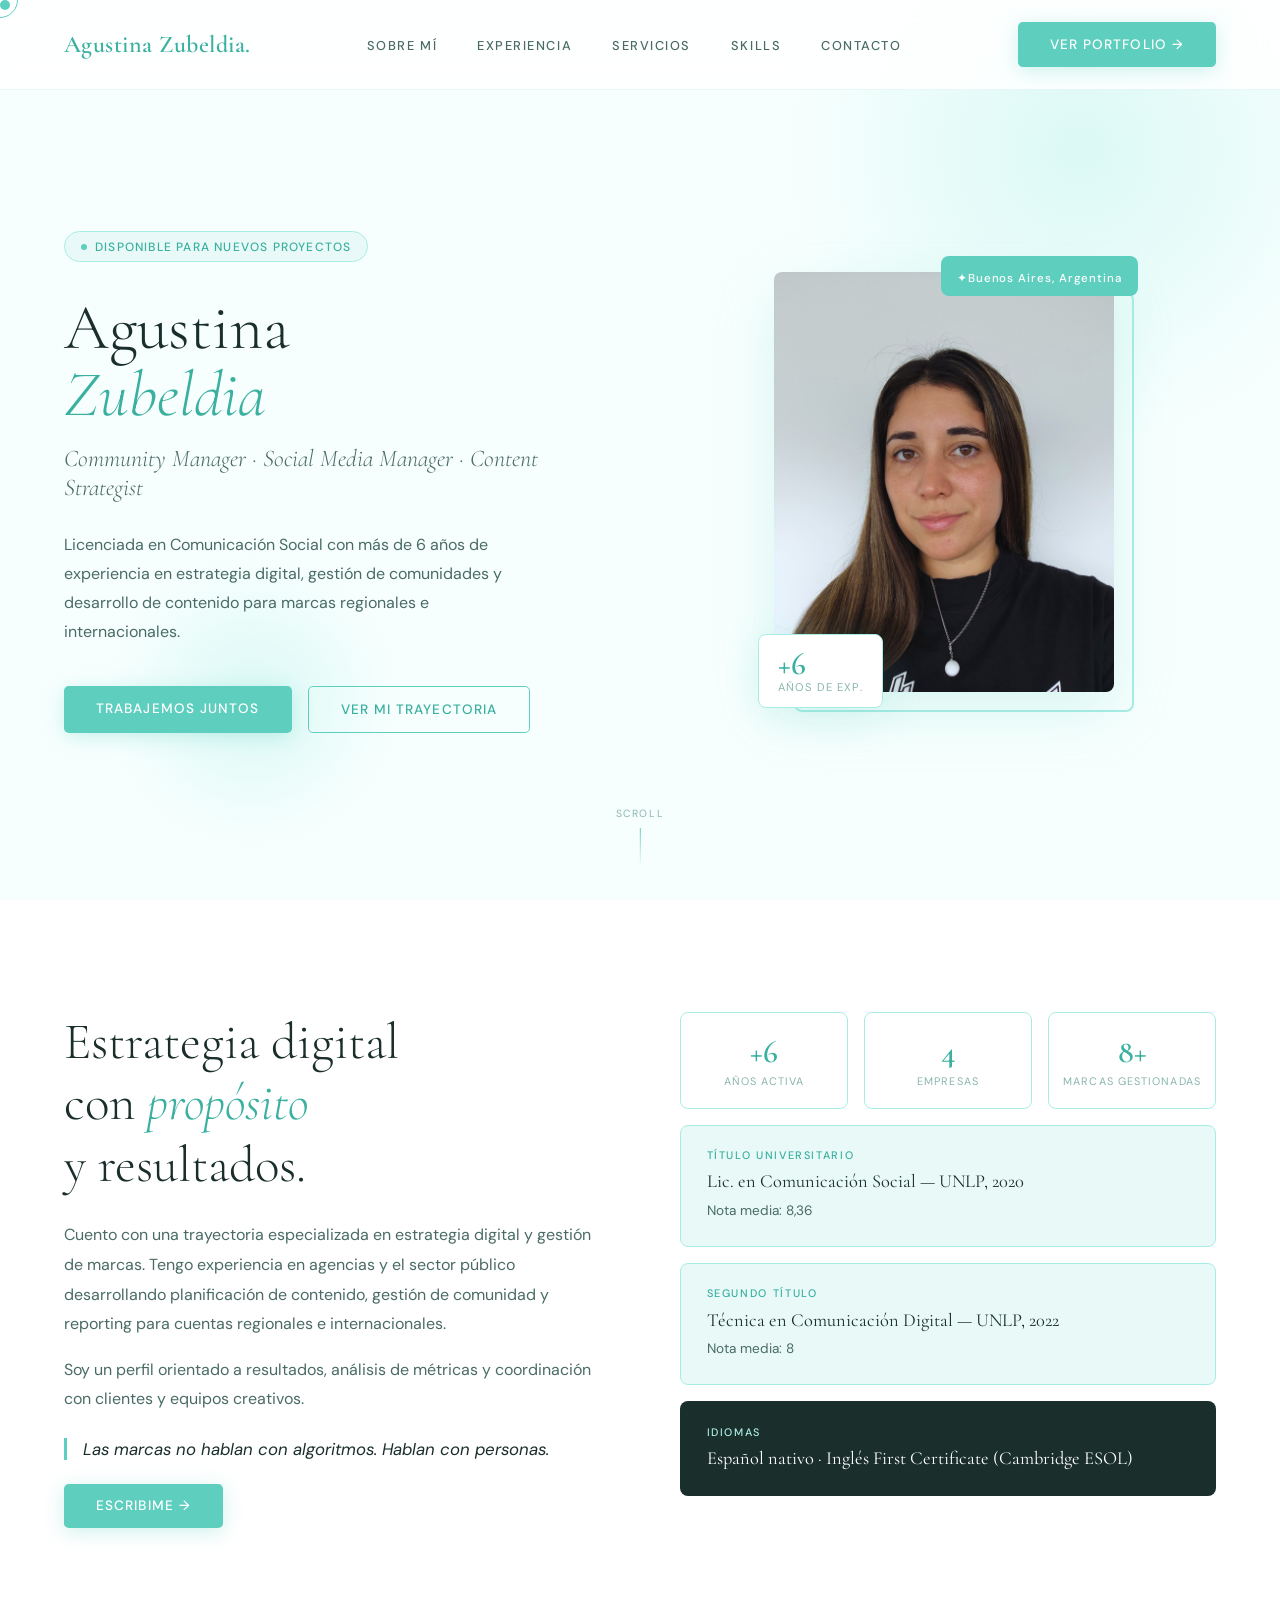
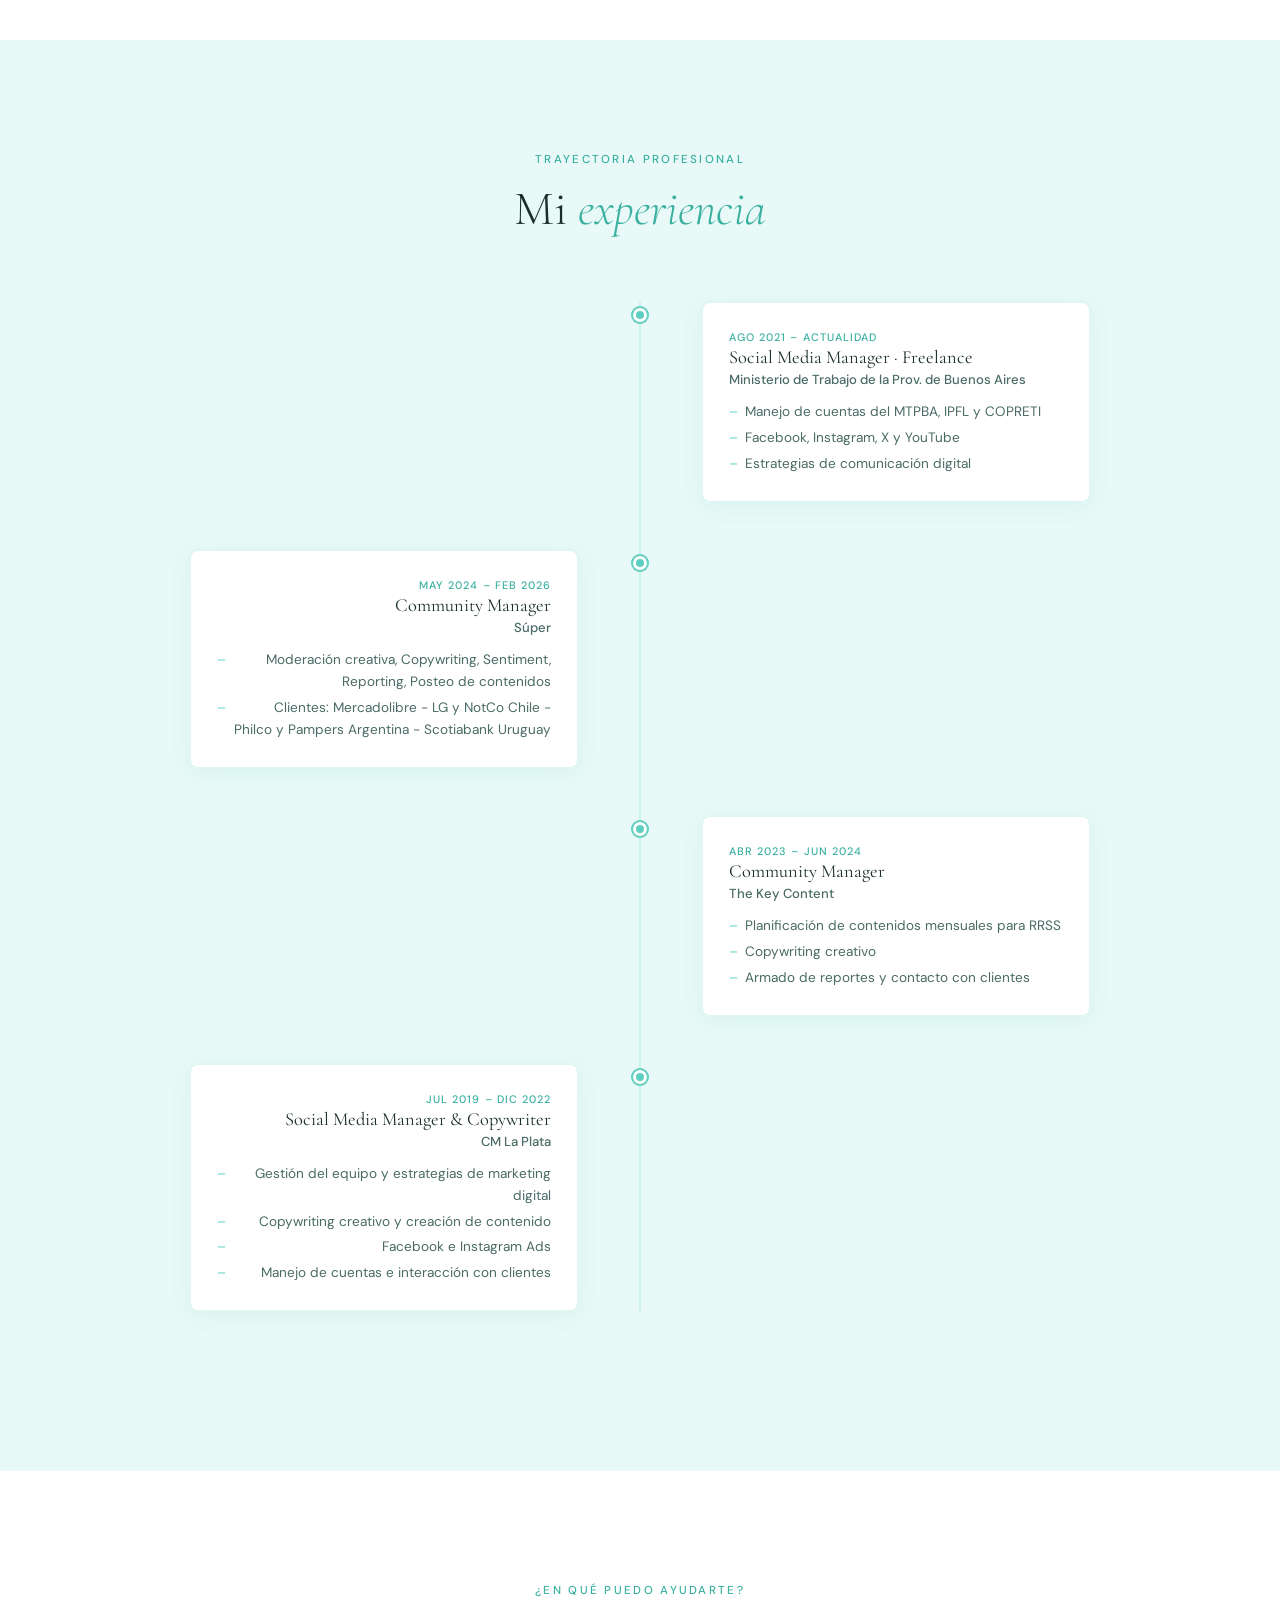
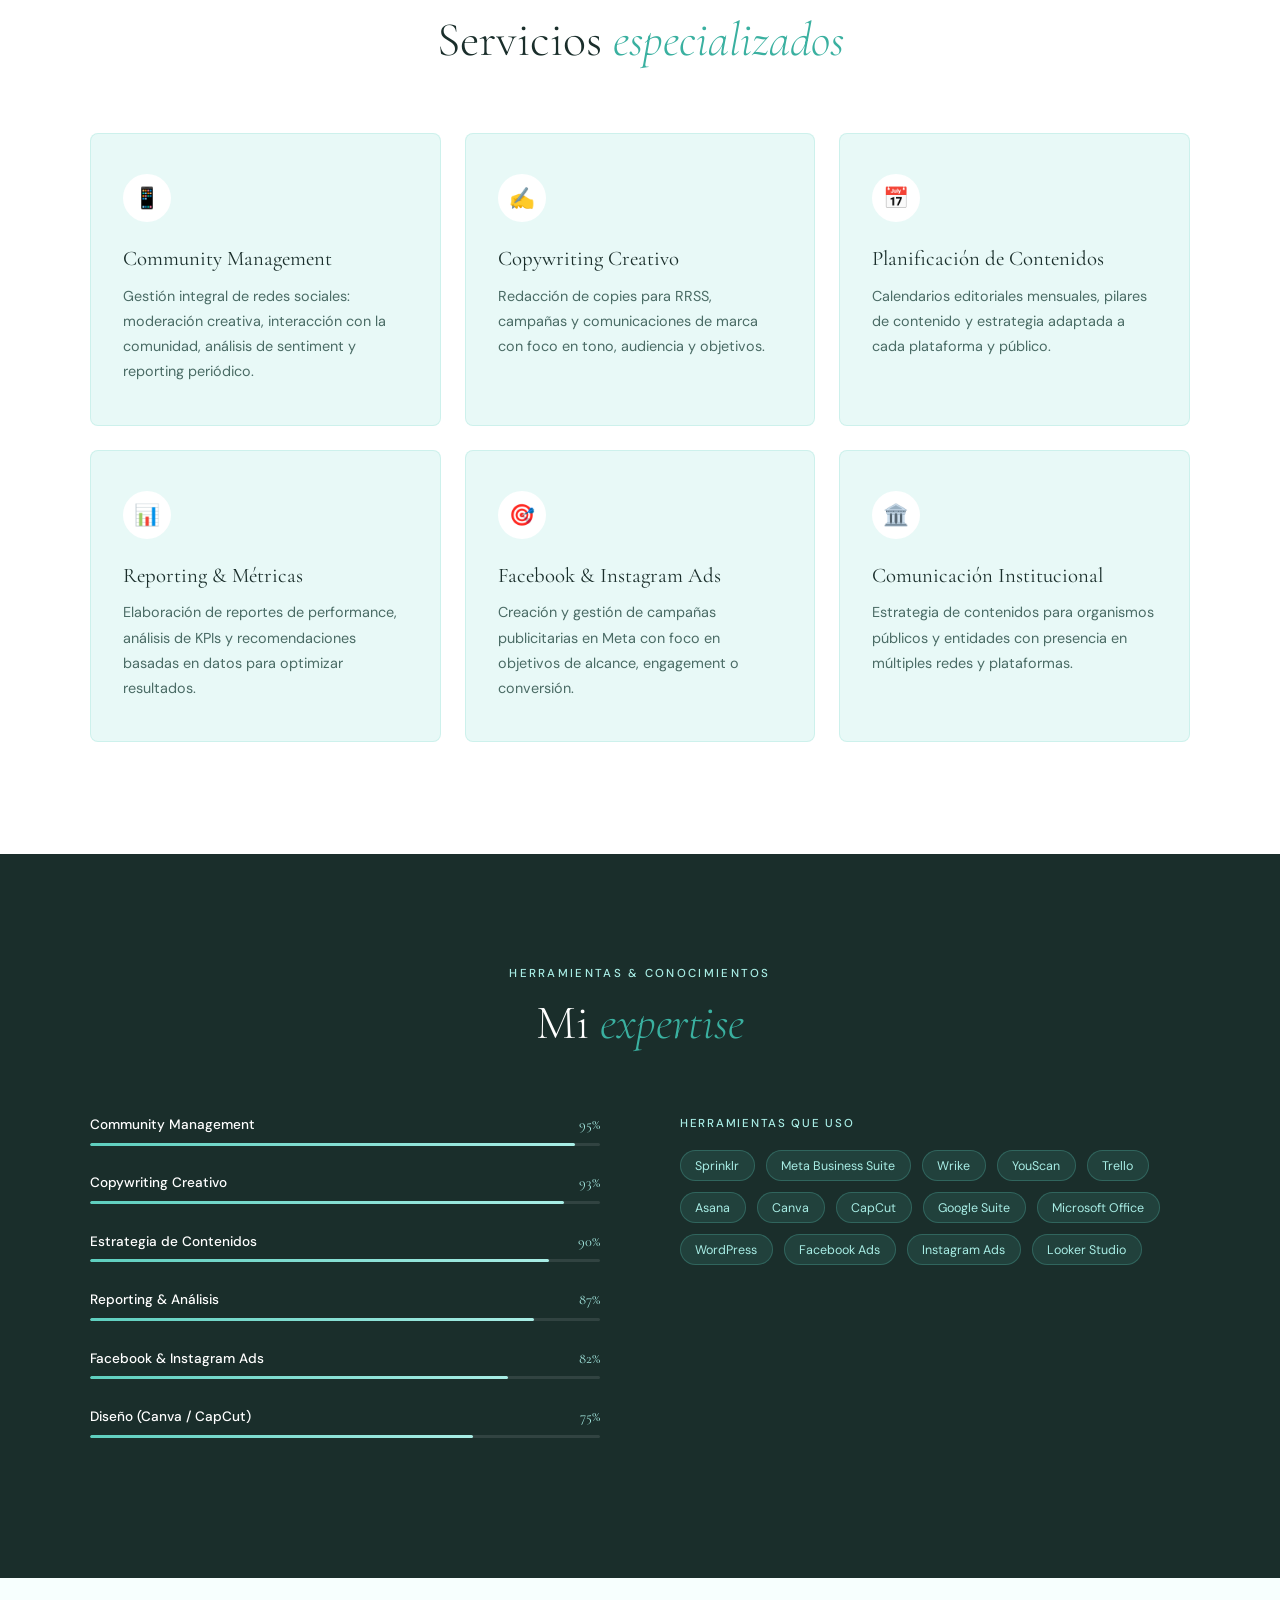
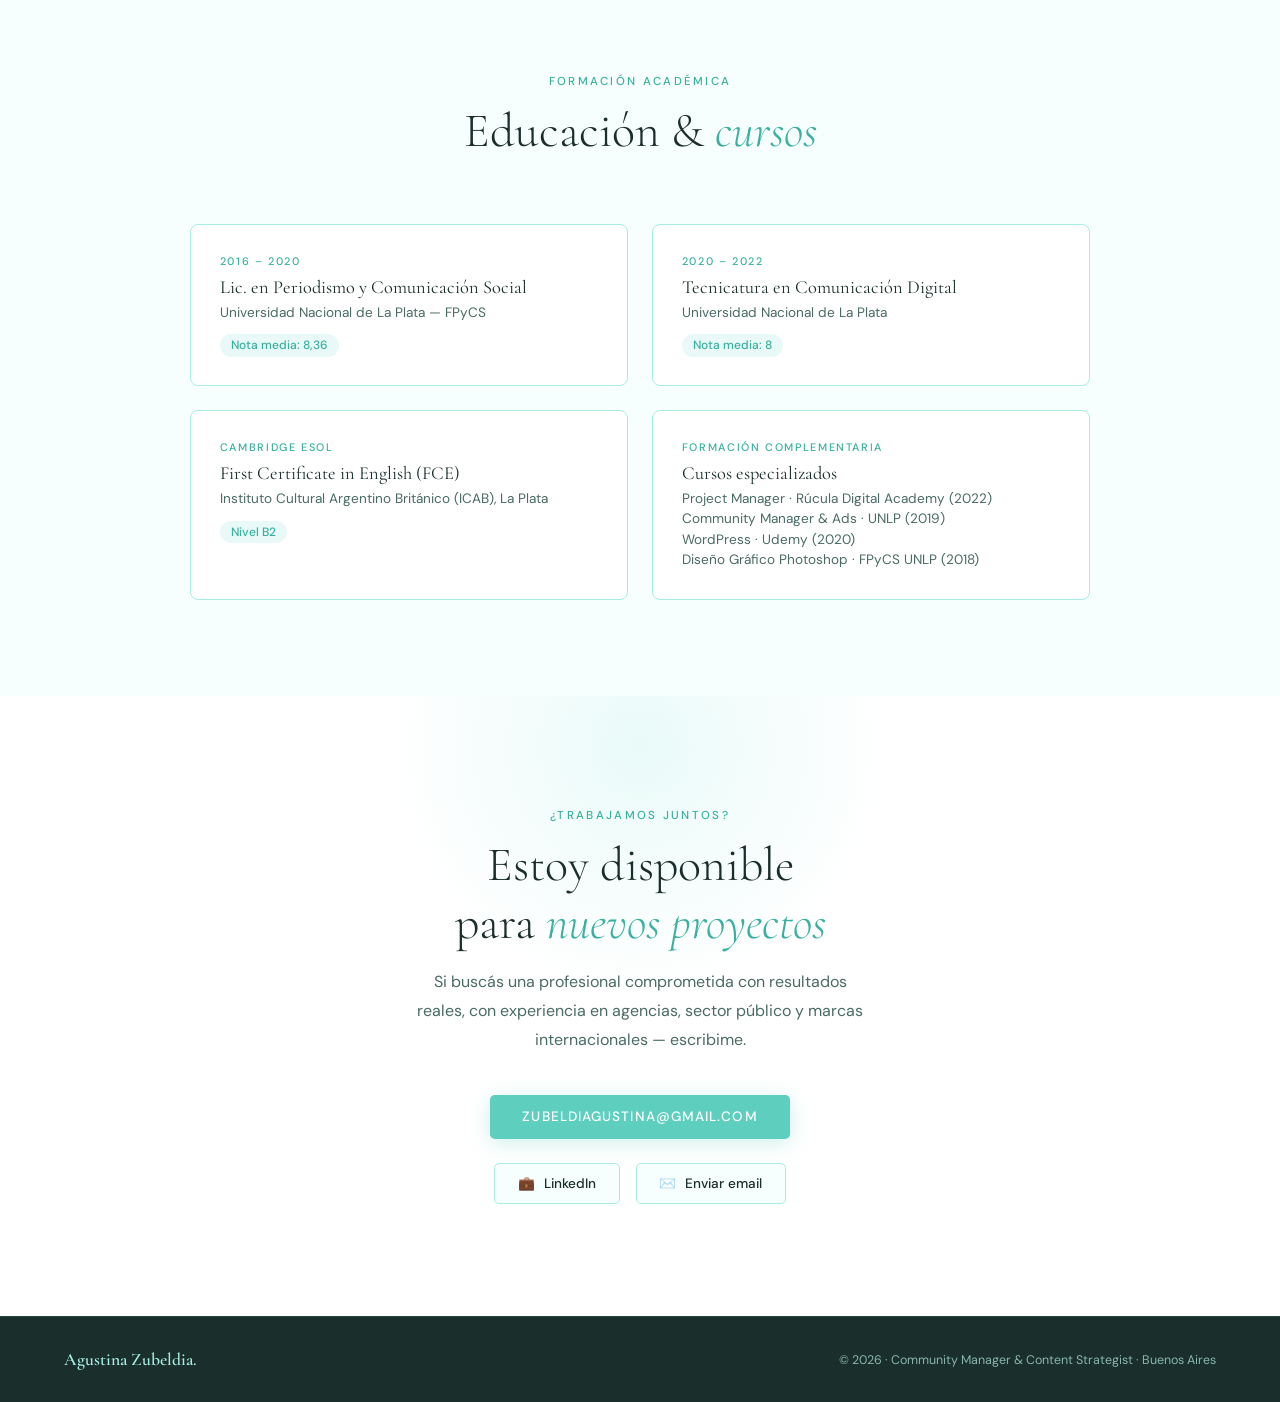
<file: index.html>
<!DOCTYPE html>
<html lang="es">
<head>
  <meta charset="UTF-8" />
  <meta name="viewport" content="width=device-width, initial-scale=1.0" />

  <!-- SEO -->
  <title>Agustina Zubeldia · Community Manager & Content Strategist</title>
  <meta name="description" content="Licenciada en Comunicación Social con más de 6 años de experiencia en estrategia digital, community management y creación de contenido para marcas regionales e internacionales." />
  <meta name="author" content="Agustina Zubeldia" />

  <!-- Open Graph (vista previa al compartir en redes) -->
  <meta property="og:title"       content="Agustina Zubeldia · Community Manager" />
  <meta property="og:description" content="Estrategia digital, copywriting y gestión de comunidades." />
  <meta property="og:type"        content="website" />
  <meta property="og:image"       content="assets/agustina.jpg" />

  <!-- Fonts -->
  <link rel="preconnect" href="https://fonts.googleapis.com" />
  <link rel="preconnect" href="https://fonts.gstatic.com" crossorigin />
  <link
    href="https://fonts.googleapis.com/css2?family=Cormorant+Garamond:ital,wght@0,300;0,400;0,600;1,300;1,400&family=DM+Sans:wght@300;400;500&display=swap"
    rel="stylesheet"
  />

  <!-- Styles -->
  <link rel="stylesheet" href="css/styles.css" />
  <link rel="icon" type="image/png" sizes="32x32" href="assets/favicon.png">
  <link rel="icon" type="image/png" sizes="16x16" href="assets/favicon.png">
  <link rel="apple-touch-icon" href="assets/favicon.png">
</head>
<body>

  <!-- ══ Custom Cursor ══ -->
  <div class="cursor"      id="cursor"     aria-hidden="true"></div>
  <div class="cursor-ring" id="cursorRing" aria-hidden="true"></div>

  <!-- ══════════════════════════════════
       NAVIGATION
  ══════════════════════════════════ -->
  <header>
    <nav class="nav" aria-label="Navegación principal">
      <a href="#hero" class="nav__logo">Agustina Zubeldia.</a>
      <ul class="nav__list" role="list">
        <li><a class="nav__link" href="#about">Sobre mí</a></li>
        <li><a class="nav__link" href="#experience">Experiencia</a></li>
        <li><a class="nav__link" href="#services">Servicios</a></li>
        <li><a class="nav__link" href="#skills">Skills</a></li>
        <li><a class="nav__link" href="#contact">Contacto</a></li>
      </ul>
      <a href="portfolio.html" class="btn btn--primary">Ver portfolio →</a>
    </nav>
  </header>

  <main>

    <!-- ══════════════════════════════════
         HERO
    ══════════════════════════════════ -->
    <section id="hero" class="hero" aria-label="Presentación">

      <!-- Decorative circles -->
      <div class="hero__circle hero__circle--1" aria-hidden="true"></div>
      <div class="hero__circle hero__circle--2" aria-hidden="true"></div>
      <div class="hero__circle hero__circle--3" aria-hidden="true"></div>

      <!-- Left: text content -->
      <div class="hero__content">
        <span class="hero__tag">Disponible para nuevos proyectos</span>

        <h1 class="hero__name">
          Agustina<br>
          <em>Zubeldia</em>
        </h1>

        <p class="hero__subtitle">
          Community Manager · Social Media Manager · Content Strategist
        </p>

        <p class="hero__desc">
          Licenciada en Comunicación Social con más de 6 años de experiencia en
          estrategia digital, gestión de comunidades y desarrollo de contenido
          para marcas regionales e internacionales.
        </p>

        <div class="hero__cta">
          <a href="#contact"    class="btn btn--primary">Trabajemos juntos</a>
          <a href="#experience" class="btn btn--outline">Ver mi trayectoria</a>
        </div>
      </div>

      <!-- Right: photo -->
      <div class="hero__photo-wrap">
        <div class="hero__photo-frame">
          <img
            src="assets/agustina.jpg"
            alt="Foto de Agustina Zubeldia"
            width="340"
            height="420"
            loading="eager"
          />
          <div class="hero__badge" aria-hidden="true">
            <div class="hero__badge-num">+6</div>
            <div class="hero__badge-label">Años de exp.</div>
          </div>
          <div class="hero__badge2" aria-hidden="true">
            <span>✦Buenos Aires, Argentina</span>
          </div>
        </div>
      </div>

      <!-- Scroll hint -->
      <div class="scroll-hint" aria-hidden="true">
        <span class="scroll-hint__label">Scroll</span>
        <div class="scroll-hint__line"></div>
      </div>

    </section><!-- /hero -->


    <!-- ══════════════════════════════════
         ABOUT
    ══════════════════════════════════ -->
    <section id="about" class="about" aria-label="Sobre mí">

      <div class="about__text">
        <h2 class="about__title reveal">
          Estrategia digital<br>con <em>propósito</em><br>y resultados.
        </h2>
        <p class="reveal">
          Cuento con una trayectoria especializada en estrategia digital y gestión
          de marcas. Tengo experiencia en agencias y el sector público desarrollando
          planificación de contenido, gestión de comunidad y reporting para cuentas
          regionales e internacionales.
        </p>
        <p class="reveal">
          Soy un perfil orientado a resultados, análisis de métricas y coordinación
          con clientes y equipos creativos.
        </p>
        <blockquote class="about__highlight reveal">
          Las marcas no hablan con algoritmos. Hablan con personas.
        </blockquote>
        <a href="mailto:zubeldiagustina@gmail.com" class="btn btn--primary reveal">
          Escribime →
        </a>
      </div>

      <div class="about__cards reveal">
        <div class="stats-row">
          <div class="stat-mini">
            <div class="stat-mini__num">+6</div>
            <div class="stat-mini__label">Años activa</div>
          </div>
          <div class="stat-mini">
            <div class="stat-mini__num">4</div>
            <div class="stat-mini__label">Empresas</div>
          </div>
          <div class="stat-mini">
            <div class="stat-mini__num">8+</div>
            <div class="stat-mini__label">Marcas gestionadas</div>
          </div>
        </div>

        <div class="info-card">
          <p class="info-card__label">Título universitario</p>
          <p class="info-card__value">
            Lic. en Comunicación Social — UNLP, 2020<br>
            <small>Nota media: 8,36</small>
          </p>
        </div>

        <div class="info-card">
          <p class="info-card__label">Segundo título</p>
          <p class="info-card__value">
            Técnica en Comunicación Digital — UNLP, 2022<br>
            <small>Nota media: 8</small>
          </p>
        </div>

        <div class="info-card info-card--dark">
          <p class="info-card__label">Idiomas</p>
          <p class="info-card__value">
            Español nativo · Inglés First Certificate (Cambridge ESOL)
          </p>
        </div>
      </div>

    </section><!-- /about -->


    <!-- ══════════════════════════════════
         EXPERIENCE
    ══════════════════════════════════ -->
    <section id="experience" class="experience" aria-label="Experiencia laboral">
      <div class="section-header">
        <span class="section-eyebrow">Trayectoria profesional</span>
        <h2 class="section-title">Mi <em>experiencia</em></h2>
      </div>

      <ol class="timeline" aria-label="Historial laboral">

        <!-- Ministerio -->
        <li class="timeline__item timeline__item--right reveal">
          <div class="timeline__empty"  aria-hidden="true"></div>
          <div class="timeline__dot"    aria-hidden="true"><div class="timeline__dot-inner"></div></div>
          <div class="timeline__content">
            <article class="timeline__card">
              <time class="timeline__period">Ago 2021 – Actualidad</time>
              <h3 class="timeline__role">Social Media Manager · Freelance</h3>
              <p class="timeline__company">Ministerio de Trabajo de la Prov. de Buenos Aires</p>
              <ul class="timeline__tasks">
                <li>Manejo de cuentas del MTPBA, IPFL y COPRETI</li>
                <li>Facebook, Instagram, X y YouTube</li>
                <li>Estrategias de comunicación digital</li>
              </ul>
            </article>
          </div>
        </li>

        <!-- Súper -->
        <li class="timeline__item timeline__item--left reveal">
          <div class="timeline__content">
            <article class="timeline__card">
              <time class="timeline__period">May 2024 – Feb 2026</time>
              <h3 class="timeline__role">Community Manager</h3>
              <p class="timeline__company">Súper</p>
              <ul class="timeline__tasks">
                <li>Moderación creativa, Copywriting, Sentiment, Reporting, Posteo de
                  contenidos</li>
                <li>Clientes: Mercadolibre - LG y NotCo Chile - Philco y Pampers Argentina - Scotiabank Uruguay
                </li>
              </ul>
            </article>
          </div>
          <div class="timeline__dot"  aria-hidden="true"><div class="timeline__dot-inner"></div></div>
          <div class="timeline__empty" aria-hidden="true"></div>
        </li>

        <!-- The Key Content -->
        <li class="timeline__item timeline__item--right reveal">
          <div class="timeline__empty"  aria-hidden="true"></div>
          <div class="timeline__dot"    aria-hidden="true"><div class="timeline__dot-inner"></div></div>
          <div class="timeline__content">
            <article class="timeline__card">
              <time class="timeline__period">Abr 2023 – Jun 2024</time>
              <h3 class="timeline__role">Community Manager</h3>
              <p class="timeline__company">The Key Content</p>
              <ul class="timeline__tasks">
                <li>Planificación de contenidos mensuales para RRSS</li>
                <li>Copywriting creativo</li>
                <li>Armado de reportes y contacto con clientes</li>
              </ul>
            </article>
          </div>
        </li>

        <!-- CM La Plata -->
        <li class="timeline__item timeline__item--left reveal">
          <div class="timeline__content">
            <article class="timeline__card">
              <time class="timeline__period">Jul 2019 – Dic 2022</time>
              <h3 class="timeline__role">Social Media Manager & Copywriter</h3>
              <p class="timeline__company">CM La Plata</p>
              <ul class="timeline__tasks">
                <li>Gestión del equipo y estrategias de marketing digital</li>
                <li>Copywriting creativo y creación de contenido</li>
                <li>Facebook e Instagram Ads</li>
                <li>Manejo de cuentas e interacción con clientes</li>
              </ul>
            </article>
          </div>
          <div class="timeline__dot"  aria-hidden="true"><div class="timeline__dot-inner"></div></div>
          <div class="timeline__empty" aria-hidden="true"></div>
        </li>

      </ol>
    </section><!-- /experience -->


    <!-- ══════════════════════════════════
         SERVICES
    ══════════════════════════════════ -->
    <section id="services" class="services" aria-label="Servicios">
      <div class="section-header">
        <span class="section-eyebrow reveal">¿En qué puedo ayudarte?</span>
        <h2 class="section-title reveal">Servicios <em>especializados</em></h2>
      </div>

      <ul class="services__grid" role="list">
        <li class="service-card">
          <div class="service-card__icon" aria-hidden="true">📱</div>
          <h3 class="service-card__title">Community Management</h3>
          <p class="service-card__desc">Gestión integral de redes sociales: moderación creativa, interacción con la comunidad, análisis de sentiment y reporting periódico.</p>
        </li>
        <li class="service-card">
          <div class="service-card__icon" aria-hidden="true">✍️</div>
          <h3 class="service-card__title">Copywriting Creativo</h3>
          <p class="service-card__desc">Redacción de copies para RRSS, campañas y comunicaciones de marca con foco en tono, audiencia y objetivos.</p>
        </li>
        <li class="service-card">
          <div class="service-card__icon" aria-hidden="true">📅</div>
          <h3 class="service-card__title">Planificación de Contenidos</h3>
          <p class="service-card__desc">Calendarios editoriales mensuales, pilares de contenido y estrategia adaptada a cada plataforma y público.</p>
        </li>
        <li class="service-card">
          <div class="service-card__icon" aria-hidden="true">📊</div>
          <h3 class="service-card__title">Reporting & Métricas</h3>
          <p class="service-card__desc">Elaboración de reportes de performance, análisis de KPIs y recomendaciones basadas en datos para optimizar resultados.</p>
        </li>
        <li class="service-card">
          <div class="service-card__icon" aria-hidden="true">🎯</div>
          <h3 class="service-card__title">Facebook & Instagram Ads</h3>
          <p class="service-card__desc">Creación y gestión de campañas publicitarias en Meta con foco en objetivos de alcance, engagement o conversión.</p>
        </li>
        <li class="service-card">
          <div class="service-card__icon" aria-hidden="true">🏛️</div>
          <h3 class="service-card__title">Comunicación Institucional</h3>
          <p class="service-card__desc">Estrategia de contenidos para organismos públicos y entidades con presencia en múltiples redes y plataformas.</p>
        </li>
      </ul>
    </section><!-- /services -->


    <!-- ══════════════════════════════════
         SKILLS
    ══════════════════════════════════ -->
    <section id="skills" class="skills" aria-label="Habilidades y herramientas">
      <div class="section-header">
        <span class="section-eyebrow">Herramientas & conocimientos</span>
        <h2 class="section-title">Mi <em>expertise</em></h2>
      </div>

      <div class="skills__layout">

        <!-- Skill bars -->
        <div>
          <div class="skill-bar reveal">
            <div class="skill-bar__header">
              <span class="skill-bar__name">Community Management</span>
              <span class="skill-bar__pct">95%</span>
            </div>
            <div class="skill-bar__track">
              <div class="skill-bar__fill" data-pct="95" role="progressbar" aria-valuenow="95" aria-valuemin="0" aria-valuemax="100"></div>
            </div>
          </div>
          <div class="skill-bar reveal">
            <div class="skill-bar__header">
              <span class="skill-bar__name">Copywriting Creativo</span>
              <span class="skill-bar__pct">93%</span>
            </div>
            <div class="skill-bar__track">
              <div class="skill-bar__fill" data-pct="93" role="progressbar" aria-valuenow="93" aria-valuemin="0" aria-valuemax="100"></div>
            </div>
          </div>
          <div class="skill-bar reveal">
            <div class="skill-bar__header">
              <span class="skill-bar__name">Estrategia de Contenidos</span>
              <span class="skill-bar__pct">90%</span>
            </div>
            <div class="skill-bar__track">
              <div class="skill-bar__fill" data-pct="90" role="progressbar" aria-valuenow="90" aria-valuemin="0" aria-valuemax="100"></div>
            </div>
          </div>
          <div class="skill-bar reveal">
            <div class="skill-bar__header">
              <span class="skill-bar__name">Reporting & Análisis</span>
              <span class="skill-bar__pct">87%</span>
            </div>
            <div class="skill-bar__track">
              <div class="skill-bar__fill" data-pct="87" role="progressbar" aria-valuenow="87" aria-valuemin="0" aria-valuemax="100"></div>
            </div>
          </div>
          <div class="skill-bar reveal">
            <div class="skill-bar__header">
              <span class="skill-bar__name">Facebook & Instagram Ads</span>
              <span class="skill-bar__pct">82%</span>
            </div>
            <div class="skill-bar__track">
              <div class="skill-bar__fill" data-pct="82" role="progressbar" aria-valuenow="82" aria-valuemin="0" aria-valuemax="100"></div>
            </div>
          </div>
          <div class="skill-bar reveal">
            <div class="skill-bar__header">
              <span class="skill-bar__name">Diseño (Canva / CapCut)</span>
              <span class="skill-bar__pct">75%</span>
            </div>
            <div class="skill-bar__track">
              <div class="skill-bar__fill" data-pct="75" role="progressbar" aria-valuenow="75" aria-valuemin="0" aria-valuemax="100"></div>
            </div>
          </div>
        </div>

        <!-- Tools cloud -->
        <div>
          <p class="skills__tools-label">Herramientas que uso</p>
          <ul class="tools-cloud" role="list">
            <li class="tool-chip">Sprinklr</li>
            <li class="tool-chip">Meta Business Suite</li>
            <li class="tool-chip">Wrike</li>
            <li class="tool-chip">YouScan</li>
            <li class="tool-chip">Trello</li>
            <li class="tool-chip">Asana</li>
            <li class="tool-chip">Canva</li>
            <li class="tool-chip">CapCut</li>
            <li class="tool-chip">Google Suite</li>
            <li class="tool-chip">Microsoft Office</li>
            <li class="tool-chip">WordPress</li>
            <li class="tool-chip">Facebook Ads</li>
            <li class="tool-chip">Instagram Ads</li>
            <li class="tool-chip">Looker Studio</li>
          </ul>
        </div>

      </div>
    </section><!-- /skills -->


    <!-- ══════════════════════════════════
         EDUCATION
    ══════════════════════════════════ -->
    <section id="education" class="education" aria-label="Formación académica">
      <div class="section-header">
        <span class="section-eyebrow reveal">Formación académica</span>
        <h2 class="section-title reveal">Educación & <em>cursos</em></h2>
      </div>

      <ul class="education__grid" role="list">
        <li class="edu-card reveal">
          <p class="edu-card__year">2016 – 2020</p>
          <h3 class="edu-card__title">Lic. en Periodismo y Comunicación Social</h3>
          <p class="edu-card__inst">Universidad Nacional de La Plata — FPyCS</p>
          <span class="edu-card__grade">Nota media: 8,36</span>
        </li>
        <li class="edu-card reveal">
          <p class="edu-card__year">2020 – 2022</p>
          <h3 class="edu-card__title">Tecnicatura en Comunicación Digital</h3>
          <p class="edu-card__inst">Universidad Nacional de La Plata</p>
          <span class="edu-card__grade">Nota media: 8</span>
        </li>
        <li class="edu-card reveal">
          <p class="edu-card__year">Cambridge ESOL</p>
          <h3 class="edu-card__title">First Certificate in English (FCE)</h3>
          <p class="edu-card__inst">Instituto Cultural Argentino Británico (ICAB), La Plata</p>
          <span class="edu-card__grade">Nivel B2</span>
        </li>
        <li class="edu-card reveal">
          <p class="edu-card__year">Formación complementaria</p>
          <h3 class="edu-card__title">Cursos especializados</h3>
          <p class="edu-card__inst">
            Project Manager · Rúcula Digital Academy (2022)<br>
            Community Manager & Ads · UNLP (2019)<br>
            WordPress · Udemy (2020)<br>
            Diseño Gráfico Photoshop · FPyCS UNLP (2018)
          </p>
        </li>
      </ul>
    </section><!-- /education -->


    <!-- ══════════════════════════════════
         CONTACT
    ══════════════════════════════════ -->
    <section id="contact" class="contact" aria-label="Contacto">
      <span class="section-eyebrow reveal">¿Trabajamos juntos?</span>
      <h2 class="section-title reveal">
        Estoy disponible<br>para <em>nuevos proyectos</em>
      </h2>
      <p class="contact__desc reveal">
        Si buscás una profesional comprometida con resultados reales, con experiencia
        en agencias, sector público y marcas internacionales — escribime.
      </p>
      <a
        href="mailto:zubeldiagustina@gmail.com"
        class="btn btn--primary reveal"
        style="position: relative; z-index: 1;"
      >
        zubeldiagustina@gmail.com
      </a>
      <nav class="contact__links reveal" aria-label="Redes y contacto">
        <a href="https://www.linkedin.com/in/agustina-zubeldia" target="_blank" rel="noopener noreferrer" class="contact-chip">
          <span aria-hidden="true">💼</span> LinkedIn
        </a>
        <!-- <a href="tel:2215572976" class="contact-chip">
          <span aria-hidden="true">📞</span> 221 557-2976
        </a> -->
        <a href="mailto:zubeldiagustina@gmail.com" class="contact-chip">
          <span aria-hidden="true">✉️</span> Enviar email
        </a>
      </nav>
    </section><!-- /contact -->

  </main>


  <!-- ══════════════════════════════════
       FOOTER
  ══════════════════════════════════ -->
  <footer class="footer">
    <span class="footer__logo">Agustina Zubeldia.</span>
    <p class="footer__copy">© 2026 · Community Manager & Content Strategist · Buenos Aires</p>
  </footer>

  <!-- Scripts -->
  <script src="js/main.js" defer></script>

</body>
</html>
</file>
<file: css/styles.css>
/* ============================================================
   AGUSTINA ZUBELDIA — Portfolio
   styles.css
   ============================================================ */

/* ── 1. Custom Properties ── */
:root {
  --color-aqua:       #5ecfbf;
  --color-aqua-light: #a8ede5;
  --color-aqua-dark:  #3ab0a0;
  --color-aqua-pale:  #e8f9f7;
  --color-white:      #ffffff;
  --color-off-white:  #f7fffe;
  --color-text:       #1a2e2b;
  --color-text-mid:   #4a6b65;
  --color-text-light: #8ab5ae;

  --font-serif: 'Cormorant Garamond', Georgia, serif;
  --font-sans:  'DM Sans', sans-serif;

  --radius-sm: 0.3rem;
  --radius-md: 0.5rem;
  --radius-full: 2rem;

  --shadow-soft:   0 4px 20px rgba(94, 207, 191, 0.12);
  --shadow-medium: 0 8px 40px rgba(94, 207, 191, 0.16);
  --shadow-strong: 0 16px 48px rgba(94, 207, 191, 0.22);

  --transition-base: 0.3s ease;
  --transition-slow: 0.7s ease;
}

/* ── 2. Reset & Base ── */
*,
*::before,
*::after {
  box-sizing: border-box;
  margin: 0;
  padding: 0;
}

html {
  scroll-behavior: smooth;
  font-size: 16px;
}

body {
  font-family: var(--font-sans);
  color: var(--color-text);
  background: var(--color-white);
  overflow-x: hidden;
  -webkit-font-smoothing: antialiased;
}

img {
  display: block;
  max-width: 100%;
}

a {
  text-decoration: none;
  color: inherit;
}

ul {
  list-style: none;
}

/* ── 3. Custom Cursor ── */
.cursor {
  width: 10px;
  height: 10px;
  background: var(--color-aqua);
  border-radius: 50%;
  position: fixed;
  top: 0;
  left: 0;
  pointer-events: none;
  z-index: 9999;
  mix-blend-mode: multiply;
}

.cursor-ring {
  width: 36px;
  height: 36px;
  border: 1.5px solid var(--color-aqua);
  border-radius: 50%;
  position: fixed;
  top: 0;
  left: 0;
  pointer-events: none;
  z-index: 9998;
  transition: transform 0.35s ease;
  mix-blend-mode: multiply;
}

/* ── 4. Navigation ── */
.nav {
  position: fixed;
  top: 0;
  width: 100%;
  z-index: 100;
  display: flex;
  justify-content: space-between;
  align-items: center;
  padding: 1.4rem 4rem;
  background: rgba(255, 255, 255, 0.88);
  backdrop-filter: blur(12px);
  -webkit-backdrop-filter: blur(12px);
  border-bottom: 1px solid rgba(94, 207, 191, 0.15);
  animation: fadeDown 0.8s ease forwards;
}

.nav__logo {
  font-family: var(--font-serif);
  font-size: 1.5rem;
  font-weight: 600;
  color: var(--color-aqua-dark);
  letter-spacing: 0.02em;
}

.nav__list {
  display: flex;
  gap: 2.5rem;
}

.nav__link {
  font-size: 0.8rem;
  font-weight: 500;
  letter-spacing: 0.12em;
  text-transform: uppercase;
  color: var(--color-text-mid);
  position: relative;
  transition: color var(--transition-base);
}

.nav__link::after {
  content: '';
  position: absolute;
  bottom: -3px;
  left: 0;
  width: 0;
  height: 1.5px;
  background: var(--color-aqua);
  transition: width var(--transition-base);
}

.nav__link:hover,
.nav__link.is-active {
  color: var(--color-aqua-dark);
}

.nav__link:hover::after,
.nav__link.is-active::after {
  width: 100%;
}

/* ── 5. Reusable Components ── */

/* Buttons */
.btn {
  display: inline-block;
  padding: 0.85rem 2rem;
  border-radius: var(--radius-sm);
  font-family: var(--font-sans);
  font-size: 0.85rem;
  font-weight: 500;
  letter-spacing: 0.08em;
  text-transform: uppercase;
  cursor: pointer;
  border: none;
  transition: background var(--transition-base),
              color var(--transition-base),
              transform 0.2s ease,
              box-shadow var(--transition-base);
}

.btn--primary {
  background: var(--color-aqua);
  color: var(--color-white);
  box-shadow: 0 4px 20px rgba(94, 207, 191, 0.3);
}

.btn--primary:hover {
  background: var(--color-aqua-dark);
  transform: translateY(-2px);
  box-shadow: 0 8px 28px rgba(94, 207, 191, 0.4);
}

.btn--outline {
  background: transparent;
  color: var(--color-aqua-dark);
  border: 1.5px solid var(--color-aqua);
}

.btn--outline:hover {
  background: var(--color-aqua-pale);
  transform: translateY(-2px);
}

/* Section Header */
.section-header {
  text-align: center;
  margin-bottom: 4rem;
}

.section-eyebrow {
  display: block;
  font-size: 0.72rem;
  letter-spacing: 0.2em;
  text-transform: uppercase;
  color: var(--color-aqua-dark);
  font-weight: 500;
  margin-bottom: 0.8rem;
}

.section-title {
  font-family: var(--font-serif);
  font-size: clamp(2rem, 4vw, 3rem);
  font-weight: 300;
  color: var(--color-text);
}

.section-title em {
  font-style: italic;
  color: var(--color-aqua-dark);
}

/* Scroll Reveal */
.reveal {
  opacity: 0;
  transform: translateY(24px);
  transition: opacity var(--transition-slow),
              transform var(--transition-slow);
}

.reveal.is-visible {
  opacity: 1;
  transform: translateY(0);
}

/* ── 6. Hero ── */
.hero {
  min-height: 100vh;
  display: grid;
  grid-template-columns: 1fr 1fr;
  align-items: center;
  padding: 8rem 4rem 4rem;
  position: relative;
  overflow: hidden;
  background: var(--color-off-white);
  gap: 4rem;
}

/* Decorative background circles */
.hero__circle {
  position: absolute;
  border-radius: 50%;
  background: radial-gradient(circle, var(--color-aqua-light) 0%, transparent 70%);
  opacity: 0.35;
  animation: floatCircle 12s ease-in-out infinite;
  pointer-events: none;
}

.hero__circle--1 { width: 600px; height: 600px; top: -150px; right: -100px; animation-delay: 0s; }
.hero__circle--2 { width: 300px; height: 300px; bottom: 50px;  left: 8%;   animation-delay: 4s; }
.hero__circle--3 { width: 180px; height: 180px; top: 30%;      right: 20%; animation-delay: 7s; opacity: 0.2; }

/* Hero content (left column) */
.hero__content {
  position: relative;
  z-index: 2;
}

.hero__tag {
  display: inline-flex;
  align-items: center;
  gap: 0.5rem;
  background: var(--color-aqua-pale);
  border: 1px solid var(--color-aqua-light);
  color: var(--color-aqua-dark);
  font-size: 0.75rem;
  font-weight: 500;
  letter-spacing: 0.1em;
  text-transform: uppercase;
  padding: 0.4rem 1rem;
  border-radius: var(--radius-full);
  margin-bottom: 2rem;
  opacity: 0;
  animation: fadeUp 0.7s ease 0.3s forwards;
}

.hero__tag::before {
  content: '';
  width: 6px;
  height: 6px;
  background: var(--color-aqua);
  border-radius: 50%;
  display: inline-block;
}

.hero__name {
  font-family: var(--font-serif);
  font-size: clamp(2.8rem, 5vw, 5.5rem);
  font-weight: 300;
  line-height: 1.05;
  color: var(--color-text);
  opacity: 0;
  animation: fadeUp 0.9s ease 0.5s forwards;
}

.hero__name em {
  font-style: italic;
  color: var(--color-aqua-dark);
}

.hero__subtitle {
  font-family: var(--font-serif);
  font-size: clamp(1rem, 2vw, 1.5rem);
  font-weight: 300;
  font-style: italic;
  color: var(--color-text-mid);
  margin-top: 1rem;
  opacity: 0;
  animation: fadeUp 0.9s ease 0.7s forwards;
}

.hero__desc {
  margin-top: 1.8rem;
  font-size: 1rem;
  line-height: 1.8;
  color: var(--color-text-mid);
  max-width: 480px;
  opacity: 0;
  animation: fadeUp 0.9s ease 0.9s forwards;
}

.hero__cta {
  display: flex;
  gap: 1rem;
  flex-wrap: wrap;
  margin-top: 2.5rem;
  opacity: 0;
  animation: fadeUp 0.9s ease 1.1s forwards;
}

/* Hero photo (right column) */
.hero__photo-wrap {
  position: relative;
  z-index: 2;
  display: flex;
  justify-content: center;
  align-items: flex-end;
  opacity: 0;
  animation: fadeUp 0.9s ease 0.6s forwards;
}

.hero__photo-frame {
  position: relative;
  width: 340px;
  height: 420px;
}

.hero__photo-frame::before {
  content: '';
  position: absolute;
  top: 20px;
  left: 20px;
  right: -20px;
  bottom: -20px;
  border: 2px solid var(--color-aqua-light);
  border-radius: var(--radius-md);
  z-index: 0;
}

.hero__photo-frame img {
  width: 100%;
  height: 100%;
  object-fit: cover;
  object-position: center top;
  border-radius: var(--radius-md);
  position: relative;
  z-index: 1;
  box-shadow: 0 20px 60px rgba(94, 207, 191, 0.2);
}

.hero__badge {
  position: absolute;
  bottom: -16px;
  left: -16px;
  background: var(--color-white);
  border: 1px solid var(--color-aqua-light);
  border-radius: var(--radius-md);
  padding: 0.8rem 1.2rem;
  box-shadow: var(--shadow-medium);
  z-index: 2;
}

.hero__badge-num {
  font-family: var(--font-serif);
  font-size: 2rem;
  font-weight: 600;
  color: var(--color-aqua-dark);
  line-height: 1;
}

.hero__badge-label {
  font-size: 0.7rem;
  letter-spacing: 0.1em;
  text-transform: uppercase;
  color: var(--color-text-light);
}

.hero__badge2 {
  position: absolute;
  top: -16px;
  right: -24px;
  background: var(--color-aqua);
  border-radius: var(--radius-md);
  padding: 0.6rem 1rem;
  z-index: 2;
}

.hero__badge2 span {
  font-size: 0.72rem;
  font-weight: 500;
  color: var(--color-white);
  letter-spacing: 0.08em;
}

/* Scroll hint */
.scroll-hint {
  position: absolute;
  bottom: 2rem;
  left: 50%;
  transform: translateX(-50%);
  display: flex;
  flex-direction: column;
  align-items: center;
  gap: 0.5rem;
  opacity: 0;
  animation: fadeIn 1s ease 1.6s forwards;
}

.scroll-hint__label {
  font-size: 0.65rem;
  letter-spacing: 0.15em;
  text-transform: uppercase;
  color: var(--color-text-light);
}

.scroll-hint__line {
  width: 1px;
  height: 40px;
  background: linear-gradient(to bottom, var(--color-aqua), transparent);
  animation: scrollPulse 2s ease-in-out infinite;
}

/* ── 7. About ── */
.about {
  padding: 7rem 4rem;
  display: grid;
  grid-template-columns: 1fr 1fr;
  gap: 5rem;
  align-items: start;
  background: var(--color-white);
}

.about__title {
  font-family: var(--font-serif);
  font-size: clamp(2rem, 4vw, 3.2rem);
  font-weight: 300;
  line-height: 1.2;
  color: var(--color-text);
  margin-bottom: 1.5rem;
}

.about__title em {
  font-style: italic;
  color: var(--color-aqua-dark);
}

.about__text p {
  font-size: 1rem;
  line-height: 1.85;
  color: var(--color-text-mid);
  margin-bottom: 1rem;
}

.about__highlight {
  border-left: 3px solid var(--color-aqua);
  padding-left: 1rem;
  font-style: italic;
  color: var(--color-text);
  margin: 1.5rem 0;
  font-size: 1.05rem;
}

.about__cards {
  display: flex;
  flex-direction: column;
  gap: 1rem;
}

.stats-row {
  display: grid;
  grid-template-columns: repeat(3, 1fr);
  gap: 1rem;
}

.stat-mini {
  text-align: center;
  background: var(--color-white);
  border: 1px solid var(--color-aqua-light);
  border-radius: var(--radius-md);
  padding: 1.2rem 0.5rem;
  transition: transform var(--transition-base), box-shadow var(--transition-base);
}

.stat-mini:hover {
  transform: translateY(-2px);
  box-shadow: var(--shadow-soft);
}

.stat-mini__num {
  font-family: var(--font-serif);
  font-size: 2rem;
  font-weight: 600;
  color: var(--color-aqua-dark);
}

.stat-mini__label {
  font-size: 0.68rem;
  letter-spacing: 0.1em;
  text-transform: uppercase;
  color: var(--color-text-light);
  margin-top: 0.2rem;
}

.info-card {
  background: var(--color-aqua-pale);
  border: 1px solid var(--color-aqua-light);
  border-radius: var(--radius-md);
  padding: 1.4rem 1.6rem;
}

.info-card--dark {
  background: var(--color-text);
  border-color: transparent;
}

.info-card__label {
  font-size: 0.68rem;
  letter-spacing: 0.15em;
  text-transform: uppercase;
  color: var(--color-aqua-dark);
  font-weight: 500;
  margin-bottom: 0.4rem;
}

.info-card--dark .info-card__label {
  color: var(--color-aqua-light);
}

.info-card__value {
  font-family: var(--font-serif);
  font-size: 1.15rem;
  color: var(--color-text);
  line-height: 1.5;
}

.info-card--dark .info-card__value {
  color: var(--color-white);
}

.info-card__value small {
  font-size: 0.85rem;
  color: var(--color-text-mid);
  font-family: var(--font-sans);
}

/* ── 8. Experience Timeline ── */
.experience {
  padding: 7rem 4rem;
  background: var(--color-aqua-pale);
}

.timeline {
  max-width: 900px;
  margin: 0 auto;
  position: relative;
}

.timeline::before {
  content: '';
  position: absolute;
  left: 50%;
  top: 0;
  bottom: 0;
  width: 1px;
  background: var(--color-aqua-light);
  transform: translateX(-50%);
}

.timeline__item {
  display: grid;
  grid-template-columns: 1fr 60px 1fr;
  align-items: start;
  margin-bottom: 3rem;
}

.timeline__item--left .timeline__content  { grid-column: 1; text-align: right; padding-right: 2rem; }
.timeline__item--left .timeline__dot      { grid-column: 2; }
.timeline__item--left .timeline__empty    { grid-column: 3; }

.timeline__item--right .timeline__empty   { grid-column: 1; }
.timeline__item--right .timeline__dot     { grid-column: 2; }
.timeline__item--right .timeline__content { grid-column: 3; padding-left: 2rem; }

.timeline__dot {
  display: flex;
  justify-content: center;
  padding-top: 0.4rem;
}

.timeline__dot-inner {
  width: 14px;
  height: 14px;
  border-radius: 50%;
  background: var(--color-aqua);
  border: 3px solid var(--color-white);
  box-shadow: 0 0 0 2px var(--color-aqua);
}

.timeline__card {
  background: var(--color-white);
  border-radius: var(--radius-md);
  padding: 1.4rem 1.6rem;
  border: 1px solid rgba(94, 207, 191, 0.2);
  box-shadow: var(--shadow-soft);
  transition: transform var(--transition-base), box-shadow var(--transition-base);
}

.timeline__card:hover {
  transform: translateY(-3px);
  box-shadow: var(--shadow-strong);
}

.timeline__period {
  font-size: 0.68rem;
  letter-spacing: 0.1em;
  text-transform: uppercase;
  color: var(--color-aqua-dark);
  font-weight: 500;
  margin-bottom: 0.4rem;
}

.timeline__role {
  font-family: var(--font-serif);
  font-size: 1.15rem;
  font-weight: 400;
  color: var(--color-text);
  margin-bottom: 0.2rem;
}

.timeline__company {
  font-size: 0.82rem;
  font-weight: 500;
  color: var(--color-text-mid);
  margin-bottom: 0.8rem;
}

.timeline__tasks li {
  font-size: 0.85rem;
  color: var(--color-text-mid);
  line-height: 1.6;
  padding-left: 1rem;
  position: relative;
  margin-bottom: 0.25rem;
}

.timeline__tasks li::before {
  content: '–';
  position: absolute;
  left: 0;
  color: var(--color-aqua);
}

/* ── 9. Services ── */
.services {
  padding: 7rem 4rem;
  background: var(--color-white);
}

.services__grid {
  display: grid;
  grid-template-columns: repeat(3, 1fr);
  gap: 1.5rem;
  max-width: 1100px;
  margin: 0 auto;
}

.service-card {
  background: var(--color-aqua-pale);
  border-radius: var(--radius-md);
  padding: 2.5rem 2rem;
  border: 1px solid rgba(94, 207, 191, 0.2);
  transition: transform var(--transition-base),
              box-shadow var(--transition-base),
              border-color var(--transition-base),
              background var(--transition-base);
  cursor: default;
  opacity: 0;
  transform: translateY(30px);
}

.service-card.is-visible {
  opacity: 1;
  transform: translateY(0);
}

.service-card:hover {
  transform: translateY(-6px);
  box-shadow: var(--shadow-strong);
  border-color: var(--color-aqua);
  background: var(--color-white);
}

.service-card__icon {
  width: 48px;
  height: 48px;
  background: var(--color-white);
  border-radius: 50%;
  display: flex;
  align-items: center;
  justify-content: center;
  margin-bottom: 1.5rem;
  font-size: 1.3rem;
  transition: background var(--transition-base);
}

.service-card__title {
  font-family: var(--font-serif);
  font-size: 1.3rem;
  font-weight: 400;
  color: var(--color-text);
  margin-bottom: 0.8rem;
}

.service-card__desc {
  font-size: 0.9rem;
  line-height: 1.75;
  color: var(--color-text-mid);
}

/* ── 10. Skills ── */
.skills {
  padding: 7rem 4rem;
  background: var(--color-text);
  color: var(--color-white);
}

.skills .section-eyebrow { color: var(--color-aqua-light); }
.skills .section-title   { color: var(--color-white); }

.skills__layout {
  display: grid;
  grid-template-columns: 1fr 1fr;
  gap: 5rem;
  max-width: 1100px;
  margin: 0 auto;
}

.skill-bar {
  margin-bottom: 1.8rem;
}

.skill-bar__header {
  display: flex;
  justify-content: space-between;
  margin-bottom: 0.6rem;
}

.skill-bar__name {
  font-size: 0.85rem;
  font-weight: 500;
  color: var(--color-white);
}

.skill-bar__pct {
  font-family: var(--font-serif);
  font-size: 0.9rem;
  color: var(--color-aqua-light);
}

.skill-bar__track {
  height: 3px;
  background: rgba(255, 255, 255, 0.1);
  border-radius: 2px;
  overflow: hidden;
}

.skill-bar__fill {
  height: 100%;
  background: linear-gradient(90deg, var(--color-aqua), var(--color-aqua-light));
  border-radius: 2px;
  width: 0;
  transition: width 1.2s cubic-bezier(0.4, 0, 0.2, 1);
}

.skills__tools-label {
  font-size: 0.72rem;
  letter-spacing: 0.15em;
  text-transform: uppercase;
  color: var(--color-aqua-light);
  margin-bottom: 1.2rem;
  font-weight: 500;
}

.tools-cloud {
  display: flex;
  flex-wrap: wrap;
  gap: 0.7rem;
  align-content: start;
}

.tool-chip {
  background: rgba(94, 207, 191, 0.12);
  border: 1px solid rgba(94, 207, 191, 0.25);
  color: var(--color-aqua-light);
  font-size: 0.78rem;
  padding: 0.4rem 0.9rem;
  border-radius: var(--radius-full);
  transition: background var(--transition-base);
  cursor: default;
}

.tool-chip:hover {
  background: rgba(94, 207, 191, 0.22);
}

/* ── 11. Education ── */
.education {
  padding: 6rem 4rem;
  background: var(--color-off-white);
}

.education__grid {
  display: grid;
  grid-template-columns: repeat(2, 1fr);
  gap: 1.5rem;
  max-width: 900px;
  margin: 0 auto;
}

.edu-card {
  background: var(--color-white);
  border: 1px solid var(--color-aqua-light);
  border-radius: var(--radius-md);
  padding: 1.8rem;
  transition: transform var(--transition-base), box-shadow var(--transition-base);
}

.edu-card:hover {
  transform: translateY(-3px);
  box-shadow: var(--shadow-medium);
}

.edu-card__year {
  font-size: 0.68rem;
  letter-spacing: 0.15em;
  text-transform: uppercase;
  color: var(--color-aqua-dark);
  font-weight: 500;
  margin-bottom: 0.5rem;
}

.edu-card__title {
  font-family: var(--font-serif);
  font-size: 1.15rem;
  font-weight: 400;
  color: var(--color-text);
  margin-bottom: 0.3rem;
}

.edu-card__inst {
  font-size: 0.85rem;
  color: var(--color-text-mid);
  line-height: 1.5;
}

.edu-card__grade {
  display: inline-block;
  margin-top: 0.7rem;
  background: var(--color-aqua-pale);
  color: var(--color-aqua-dark);
  font-size: 0.75rem;
  font-weight: 500;
  padding: 0.2rem 0.7rem;
  border-radius: var(--radius-full);
}

/* ── 12. Contact ── */
.contact {
  padding: 7rem 4rem;
  background: var(--color-white);
  text-align: center;
  position: relative;
  overflow: hidden;
}

.contact::before {
  content: '';
  position: absolute;
  width: 500px;
  height: 500px;
  background: radial-gradient(circle, var(--color-aqua-light) 0%, transparent 70%);
  top: -200px;
  left: 50%;
  transform: translateX(-50%);
  opacity: 0.25;
  pointer-events: none;
}

.contact__desc {
  font-size: 1rem;
  color: var(--color-text-mid);
  max-width: 460px;
  margin: 1rem auto 2.5rem;
  line-height: 1.8;
  position: relative;
  z-index: 1;
}

.contact__links {
  display: flex;
  justify-content: center;
  gap: 1rem;
  flex-wrap: wrap;
  margin-top: 1.5rem;
  position: relative;
  z-index: 1;
}

.contact-chip {
  display: flex;
  align-items: center;
  gap: 0.6rem;
  background: var(--color-off-white);
  border: 1px solid var(--color-aqua-light);
  color: var(--color-text);
  padding: 0.7rem 1.4rem;
  border-radius: var(--radius-sm);
  font-size: 0.85rem;
  font-weight: 500;
  transition: border-color var(--transition-base),
              box-shadow var(--transition-base),
              transform 0.2s ease;
}

.contact-chip:hover {
  border-color: var(--color-aqua);
  box-shadow: var(--shadow-soft);
  transform: translateY(-2px);
}
@media (max-width: 960px) {
  .nav__logo {
    font-size: 1rem;
  }

  .nav__list {
    display: none;
  }
}

/* ── 13. Footer ── */
.footer {
  padding: 2rem 4rem;
  background: var(--color-text);
  border-top: 1px solid rgba(94, 207, 191, 0.15);
  display: flex;
  justify-content: space-between;
  align-items: center;
}

.footer__logo {
  font-family: var(--font-serif);
  font-size: 1.1rem;
  font-weight: 600;
  color: var(--color-aqua-light);
}

.footer__copy {
  font-size: 0.78rem;
  color: var(--color-text-light);
}

/* ── 14. Animations ── */
@keyframes fadeDown {
  from { opacity: 0; transform: translateY(-20px); }
  to   { opacity: 1; transform: translateY(0); }
}

@keyframes fadeUp {
  from { opacity: 0; transform: translateY(30px); }
  to   { opacity: 1; transform: translateY(0); }
}

@keyframes fadeIn {
  from { opacity: 0; }
  to   { opacity: 1; }
}

@keyframes floatCircle {
  0%,  100% { transform: translate(0, 0) scale(1); }
  33%        { transform: translate(20px, -30px) scale(1.05); }
  66%        { transform: translate(-15px, 20px) scale(0.97); }
}

@keyframes scrollPulse {
  0%, 100% { opacity: 1; }
  50%       { opacity: 0.3; }
}

/* ── 15. Responsive ── */
@media (max-width: 960px) {
  /* Nav */
  .nav { padding: 1.2rem 1.5rem; }
  .nav__list { gap: 1.2rem; }
  .nav__link { font-size: 0.7rem; }

  /* Hero */
  .hero {
    grid-template-columns: 1fr;
    padding: 7rem 1.5rem 5rem;
    gap: 2.5rem;
  }
  .hero__photo-wrap { order: -1; }
  .hero__photo-frame { width: 240px; height: 300px; }

  /* About */
  .about {
    grid-template-columns: 1fr;
    padding: 5rem 1.5rem;
    gap: 3rem;
  
  }


  /* Experience */
  .experience { padding: 5rem 1.5rem; }
  .timeline::before { left: 20px; }
  .timeline__item {
    grid-template-columns: 40px 1fr;
  }
  .timeline__item--left .timeline__content,
  .timeline__item--right .timeline__content {
    grid-column: 2;
    text-align: left;
    padding-left: 1.5rem;
    padding-right: 0;
  }
  .timeline__item--left .timeline__dot  { grid-column: 1; grid-row: 1; }
  .timeline__item--right .timeline__dot { grid-column: 1; grid-row: 1; }
  .timeline__empty { display: none; }

  /* Services */
  .services { padding: 5rem 1.5rem; }
  .services__grid { grid-template-columns: 1fr; }

  /* Skills */
  .skills { padding: 5rem 1.5rem; }
  .skills__layout { grid-template-columns: 1fr; gap: 3rem; }

  /* Education */
  .education { padding: 5rem 1.5rem; }
  .education__grid { grid-template-columns: 1fr; }

  /* Contact */
  .contact { padding: 5rem 1.5rem; }

  /* Footer */
  .footer {
    flex-direction: column;
    gap: 0.5rem;
    text-align: center;
    padding: 1.5rem;
  }

  /* Cursor y scroll hint */
  .cursor,
  .cursor-ring {
    display: none;
  }

  .scroll-hint {
    display: none;
  }
}
</file>
